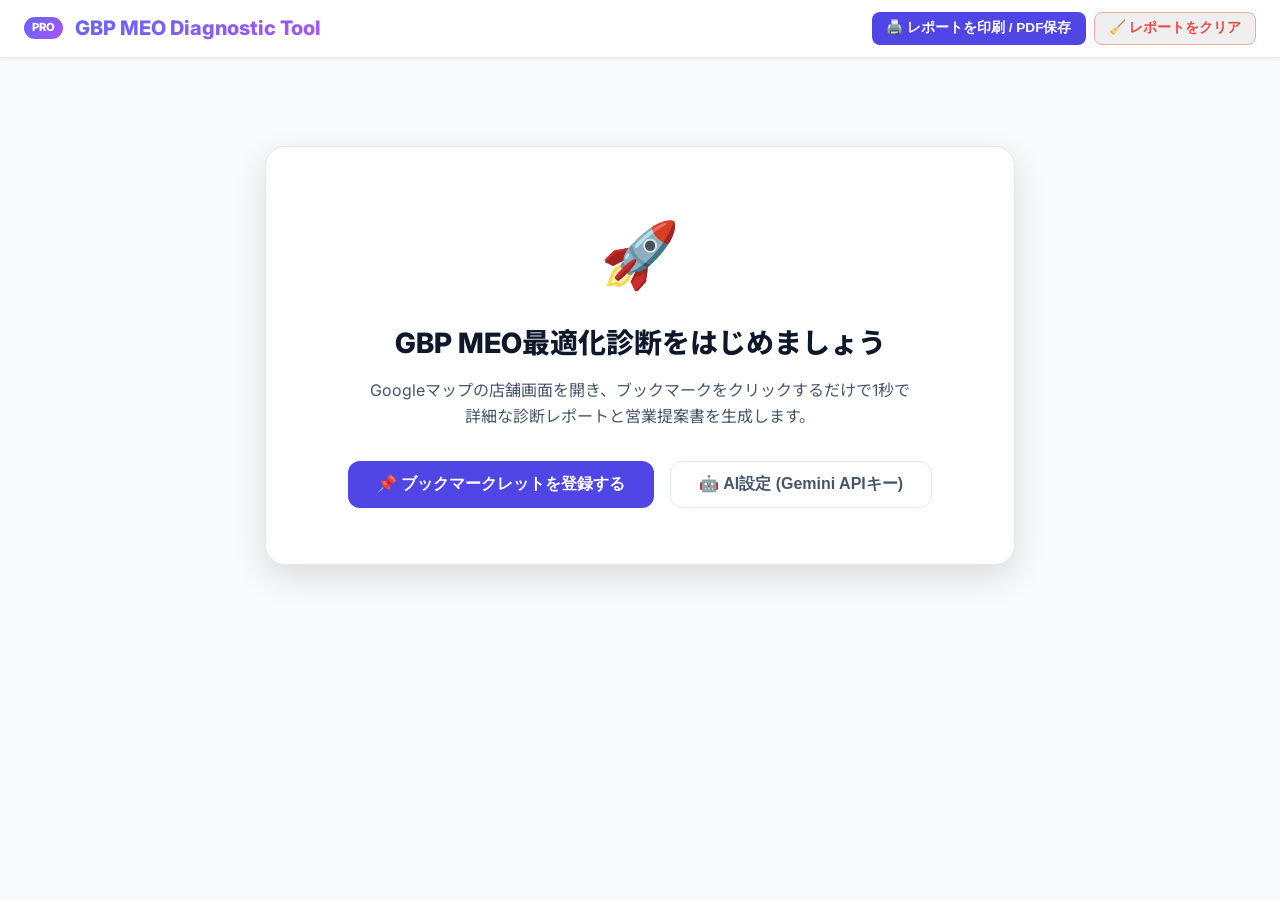
<file: meo-diagnostic-tool/index.html>
<!DOCTYPE html>
<html lang="ja">
<head>
    <meta charset="UTF-8">
    <meta name="viewport" content="width=device-width, initial-scale=1.0">
    <title>GBP MEO最適化診断レポート & 営業提案書生成ツール</title>
    <link rel="stylesheet" href="style.css">
    <link rel="preconnect" href="https://fonts.googleapis.com">
    <link rel="preconnect" href="https://fonts.gstatic.com" crossorigin>
    <link href="https://fonts.googleapis.com/css2?family=Inter:wght@400;500;600;700;800&family=Noto+Sans+JP:wght@400;500;700;800&display=swap" rel="stylesheet">
</head>
<body>

    <!-- Top Navigation Bar -->
    <header class="app-header">
        <div class="header-container">
            <div class="brand">
                <span class="brand-badge">PRO</span>
                <h1>GBP MEO Diagnostic Tool</h1>
            </div>
            <div class="header-actions">
                <button id="btn-print" class="btn btn-primary btn-sm">🖨️ レポートを印刷 / PDF保存</button>
                <button id="btn-clear-report" class="btn btn-outline btn-sm" style="color: var(--danger-color); border-color: #fca5a5;">🧹 レポートをクリア</button>
            </div>
        </div>
    </header>

    <!-- Main Container -->
    <main class="main-layout">

        <!-- 1. Initial Welcome State (Un-diagnosed View) -->
        <div id="welcome-placeholder" class="welcome-card">
            <div class="welcome-icon">🚀</div>
            <h2>GBP MEO最適化診断をはじめましょう</h2>
            <p>Googleマップの店舗画面を開き、ブックマークをクリックするだけで1秒で詳細な診断レポートと営業提案書を生成します。</p>
            <div class="welcome-actions">
                <button id="btn-welcome-guide" class="btn btn-primary btn-lg">📌 ブックマークレットを登録する</button>
                <button id="btn-show-ai-modal" class="btn btn-secondary btn-lg">🤖 AI設定 (Gemini APIキー)</button>
            </div>
        </div>

        <!-- 2. Diagnostic Report View (Hidden on Initial Visit) -->
        <section id="report-paper" class="report-paper hidden">
            
            <!-- Report Header Meta -->
            <div class="report-header">
                <div class="report-title-area">
                    <span class="meta-label">MEO OPTIMIZATION DIAGNOSIS</span>
                    <h3 id="display-company-name" class="company-name-tag"></h3>
                    <h2 id="display-store-name" class="store-name-title">店舗名</h2>
                    <div id="display-store-meta" class="store-meta-bar">
                        カテゴリ: <span id="meta-category">未設定</span> | 診断日: <span id="meta-date">----/--/--</span>
                    </div>
                </div>
                <div class="report-badge-area">
                    <span class="confidential-badge">営業提案書 / 診断レポート</span>
                </div>
            </div>

            <!-- Top Executive Summary Block (Score + Radar Chart) -->
            <div class="summary-grid">
                
                <!-- Left: Overall Score Card -->
                <div class="score-card">
                    <h3>総合MEO最適化スコア</h3>
                    <div class="score-display">
                        <span id="total-score" class="score-num">0</span>
                        <span id="total-max-score" class="score-max">/ 100点満点</span>
                        <div id="score-rank" class="score-rank-badge">---</div>
                    </div>
                    <p id="score-comment" class="score-comment-text">診断データを解析中です...</p>

                    <div class="category-breakdown">
                        <div class="cat-item">
                            <span>基本情報整備</span>
                            <strong id="score-basic">0点</strong>
                        </div>
                        <div class="cat-item">
                            <span>クチコミ獲得・運用</span>
                            <strong id="score-reviews">0点</strong>
                        </div>
                        <div class="cat-item">
                            <span>写真・視覚訴求</span>
                            <strong id="score-photos">0点</strong>
                        </div>
                        <div class="cat-item">
                            <span>情報発信・更新度</span>
                            <strong id="score-posts">0点</strong>
                        </div>
                    </div>
                </div>

                <!-- Right: SVG Radar Chart Card -->
                <div class="chart-card">
                    <h3>カテゴリ別分析チャート</h3>
                    <div class="radar-wrapper">
                        <svg id="radar-chart" viewBox="0 0 300 300" width="100%" height="100%"></svg>
                    </div>
                </div>
            </div>

            <!-- Priority Action Recommendations -->
            <div class="action-section">
                <h3>🚀 優先改善アクションプラン（MEO集客を高める提案）</h3>
                <p class="section-desc">現状のGBP運用において、優先的に取り組むべき改善策です。</p>
                <div id="action-recommendations" class="action-list"></div>
            </div>

            <!-- AI Advisory Section (Gemini 3.6 Flash Engine) -->
            <div id="ai-advice-card" class="ai-advice-card">
                <div class="ai-card-header">
                    <div class="ai-title-group">
                        <span class="ai-badge">Gemini 3.6 Flash 搭載</span>
                        <h4>🤖 AIコンサルタントによる改善アドバイス</h4>
                    </div>
                    <button id="btn-generate-ai-advice" class="btn btn-ai btn-sm">🤖 AI解説文を自動生成</button>
                </div>
                <div id="ai-advice-content" class="ai-card-body">
                    <p class="ai-placeholder">「AI解説文を自動生成」ボタンを押すと、診断データに基づいたプロコンサルタント視点の解説と営業トーク案が即時作成されます。</p>
                </div>
            </div>

            <!-- Detailed Category Analysis Lists -->
            <div class="details-section">
                <h3>診断項目別の詳細分析</h3>
                
                <div class="details-grid">
                    <!-- Category 1: Basic Info -->
                    <div class="detail-card">
                        <div class="detail-card-header">
                            <h4>📌 基本情報</h4>
                            <span id="group-score-basic" class="group-score-tag">0/30</span>
                        </div>
                        <ul id="list-basic" class="check-list"></ul>
                    </div>

                    <!-- Category 2: Reviews -->
                    <div class="detail-card">
                        <div class="detail-card-header">
                            <h4>⭐ クチコミ状況</h4>
                            <span id="group-score-reviews" class="group-score-tag">0/30</span>
                        </div>
                        <ul id="list-reviews" class="check-list"></ul>
                    </div>

                    <!-- Category 3: Photos -->
                    <div class="detail-card">
                        <div class="detail-card-header">
                            <h4>📷 写真・動画</h4>
                            <span id="group-score-photos" class="group-score-tag">0/20</span>
                        </div>
                        <ul id="list-photos" class="check-list"></ul>
                    </div>

                    <!-- Category 4: Posts -->
                    <div class="detail-card">
                        <div class="detail-card-header">
                            <h4>📣 情報発信</h4>
                            <span id="group-score-posts" class="group-score-tag">0/20</span>
                        </div>
                        <ul id="list-posts" class="check-list"></ul>
                    </div>
                </div>
            </div>



            <!-- Solution Proposal Card: 365VOICE (Sales Toss-Up Section) -->
            <section id="solution-proposal-section" class="report-card solution-card">
                <div class="solution-header">
                    <span class="solution-tag">新規獲得 × リピート育成 の集客両輪システム</span>
                    <h3>【365ボイス】MEOで「新規獲得」× LINEで「リピート獲得」を同時に実現</h3>
                    <p class="solution-subtitle">MEO対策による新規顧客の獲得と、LINE連携によるファン化（リピート獲得）。店舗集客の「両輪」を同時に対策できる投資型集客システムです。</p>
                </div>

                <div class="solution-grid">
                    <div class="solution-feature">
                        <div class="feature-icon">📱</div>
                        <div class="feature-content">
                            <h5>1. システマチックなクチコミ獲得</h5>
                            <p>1分の簡単なアンケート＆抽選体験から、お客様が自然に高品質なクチコミをGoogleマップへ投稿。</p>
                        </div>
                    </div>

                    <div class="solution-feature">
                        <div class="feature-icon">💬</div>
                        <div class="feature-content">
                            <h5>2. MEO最適化クチコミ返信</h5>
                            <p>集まったクチコミに対して、MEO評価に効果的な検索キーワードを含めた丁寧な返信を作成。</p>
                        </div>
                    </div>

                    <div class="solution-feature">
                        <div class="feature-icon">📲</div>
                        <div class="feature-content">
                            <h5>3. LINE連携で長期ファン化</h5>
                            <p>クチコミ投稿と連動して公式LINEへ登録。一過性で終わらせず、リピーター・長期的なファンへ育成。</p>
                        </div>
                    </div>

                    <div class="solution-feature">
                        <div class="feature-icon">🏆</div>
                        <div class="feature-content">
                            <h5>4. スタッフ評価・ファン向上</h5>
                            <p>スタッフごとのクチコミ獲得数を可視化。店舗のファンだけでなく「スタッフのファン」を増やす評価制度へ。</p>
                        </div>
                    </div>
                </div>

                <div class="solution-pricing">
                    <div class="price-box">
                        <span class="price-label">初期費用</span>
                        <span class="price-value">40,000円 <small>(税別)</small></span>
                    </div>
                    <div class="price-divider"></div>
                    <div class="price-box">
                        <span class="price-label">月額費用</span>
                        <span class="price-value">30,000円 <small>(税別)</small></span>
                    </div>
                </div>

                <div class="solution-tossup-footer">
                    <p class="tossup-note">💡 <strong>貴店での具体的な導入イメージや詳細な仕組みにつきましては、本日の営業担当より詳しくご説明させていただきます。</strong></p>
                </div>
            </section>

            <!-- Report Footer -->
            <div class="report-footer">
                <p>© <span id="current-year"></span> GBP MEO Diagnostic Tool | Confidentially Generated for Client Proposal</p>
            </div>
        </section>

        <!-- 3. Manual Control Panel (Hidden by default in collapsible accordion) -->
        <aside id="control-panel-section" class="control-panel-section hidden">
            <details class="control-panel-details">
                <summary class="control-panel-summary">⚙️ 診断データの手動微調整（クリックして展開）</summary>
                <div class="panel-header" style="margin-top: 1.25rem;">
                    <h3>⚙️ 診断データ手動調整</h3>
                </div>
            
            <form class="diag-form" onsubmit="return false;">
                <div class="form-group">
                    <label>対象事業者名 (企業・屋号)</label>
                    <input type="text" id="input-company-name" placeholder="例: 株式会社〇〇">
                </div>

                <div class="form-group">
                    <label>店舗名 / ビジネス名</label>
                    <input type="text" id="input-store-name">
                </div>

                <div class="form-group">
                    <label>カテゴリ（業種）</label>
                    <input type="text" id="input-category">
                </div>

                <div class="form-row">
                    <div class="form-group">
                        <label>クチコミ件数</label>
                        <input type="number" id="input-review-count" min="0">
                    </div>
                    <div class="form-group">
                        <label>平均評価 (★)</label>
                        <input type="number" id="input-rating" step="0.1" min="1.0" max="5.0">
                    </div>
                </div>

                <div class="form-row">
                    <div class="form-group">
                        <label>最新投稿経過日数 (日)</label>
                        <input type="number" id="input-last-post" placeholder="例: 14">
                    </div>
                    <div class="form-group">
                        <label>写真・動画枚数 (枚)</label>
                        <input type="number" id="input-photo-count" placeholder="例: 45">
                    </div>
                </div>

                <div class="form-divider">基本設定のON/OFF</div>

                <div class="form-row">
                    <div class="form-group">
                        <label>Webサイトリンク</label>
                        <select id="select-website">
                            <option value="pass">あり (設定済み)</option>
                            <option value="fail">なし (未設定)</option>
                            <option value="error">未確認</option>
                        </select>
                    </div>
                    <div class="form-group">
                        <label>営業時間設定</label>
                        <select id="select-hours">
                            <option value="pass">あり (設定済み)</option>
                            <option value="fail">なし (未設定)</option>
                            <option value="error">未確認</option>
                        </select>
                    </div>
                </div>

                <div class="form-row">
                    <div class="form-group">
                        <label>ビジネス説明文</label>
                        <select id="select-description">
                            <option value="pass">あり (登録済み)</option>
                            <option value="fail">なし (未設定)</option>
                            <option value="error">未確認</option>
                        </select>
                    </div>
                    <div class="form-group">
                        <label>カバー・ロゴ画像</label>
                        <select id="select-cover">
                            <option value="pass">あり (設定済み)</option>
                            <option value="fail">なし (未設定)</option>
                            <option value="error">未確認</option>
                        </select>
                    </div>
                </div>

                <div class="form-row">
                    <div class="form-group">
                        <label>クチコミ返信</label>
                        <select id="select-reply">
                            <option value="pass">返信あり</option>
                            <option value="fail">未返信 (未対応)</option>
                            <option value="error">未確認</option>
                        </select>
                    </div>
                    <div class="form-group">
                        <label>属性 (詳細情報)</label>
                        <select id="select-attributes">
                            <option value="pass">設定済み</option>
                            <option value="fail">未設定</option>
                            <option value="error">未確認</option>
                        </select>
                    </div>
                </div>
            </form>
            </details>
        </aside>
    </main>

    <!-- Modal 1: Bookmarklet Setup Guide -->
    <div id="modal-bookmarklet" class="modal-overlay hidden">
        <div class="modal-content">
            <div class="modal-header">
                <h3>📌 ブックマークレット登録方法</h3>
                <button class="btn-close-modal">&times;</button>
            </div>
            <div class="modal-body">
                <p>以下のボタンをブラウザのブックマークバーへドラッグ＆ドロップしてください。</p>
                <div class="bookmarklet-drop-zone">
                    <a id="bookmarklet-link" class="bookmarklet-btn" href="#">🔍 GBP分析を実行</a>
                </div>
                <ol class="setup-steps">
                    <li>ブックマークバーが表示されていることを確認します（Ctrl+Shift+B または Cmd+Shift+B）。</li>
                    <li>上の「🔍 GBP分析を実行」ボタンをブックマークバーへドラッグします。</li>
                    <li>Googleマップで診断したい店舗の画面を開き、追加したブックマークをクリックするだけで1秒診断されます！</li>
                </ol>
            </div>
        </div>
    </div>

    <!-- Modal 2: AI Config Modal -->
    <div id="modal-ai-config" class="modal-overlay hidden">
        <div class="modal-content">
            <div class="modal-header">
                <h3>🤖 Gemini API 設定</h3>
                <button class="btn-close-modal">&times;</button>
            </div>
            <div class="modal-body">
                <p>AI解説文を自動生成するための Google Gemini API キーを保存します。（プリセット済みです）</p>
                <div class="form-group">
                    <label>Gemini API Key</label>
                    <input type="password" id="input-api-key" placeholder="AIzaSy... または AQ.Ab8RN...">
                </div>
                <button id="btn-save-api-key" class="btn btn-primary btn-block">設定を保存する</button>
            </div>
        </div>
    </div>

    <!-- Interactive Loading Overlay (3 Seconds) -->
    <div id="loading-overlay" class="loading-overlay hidden">
        <div class="loading-card">
            <div class="spinner"></div>
            <h3 id="loading-status-text">Googleマップから店舗データを抽出中...</h3>
            <p id="loading-sub-text">基本情報・クチコミ・更新日時を集計しています</p>
            <div class="progress-bar-container">
                <div id="progress-bar-fill" class="progress-bar-fill"></div>
            </div>
            <span id="loading-percent" class="loading-percent">0%</span>
        </div>
    </div>

    <!-- Toast Notifications -->
    <div id="toast-notification" class="toast hidden">
        <div class="toast-content">
            <strong id="toast-title">通知</strong>
            <span id="toast-desc">処理が完了しました</span>
        </div>
    </div>

    <script src="app.js?v=1.1.7"></script>
</body>
</html>
</file>
<file: meo-diagnostic-tool/style.css>
/* 
  GBP MEO Diagnostic Tool Master Stylesheet
  Clean Vanilla CSS with Glassmorphism Aesthetic, Responsive Grid, and A4 Print Optimization
*/

:root {
    --primary-color: #4f46e5;
    --primary-hover: #4338ca;
    --primary-light: #eef2ff;
    --accent-color: #8b5cf6;
    --accent-gradient: linear-gradient(135deg, #6366f1 0%, #a855f7 100%);
    
    --bg-main: #f8fafc;
    --card-bg: #ffffff;
    --text-primary: #0f172a;
    --text-secondary: #475569;
    --text-muted: #94a3b8;
    --border-color: #e2e8f0;
    
    --success-color: #10b981;
    --warning-color: #f59e0b;
    --danger-color: #ef4444;
    
    --radius-sm: 8px;
    --radius-md: 12px;
    --radius-lg: 20px;
    
    --shadow-sm: 0 1px 3px rgba(0, 0, 0, 0.05);
    --shadow-md: 0 4px 12px rgba(0, 0, 0, 0.08);
    --shadow-lg: 0 12px 32px rgba(0, 0, 0, 0.12);
}

/* Reset & Basic Typography */
* {
    box-sizing: border-box;
    margin: 0;
    padding: 0;
}

body {
    font-family: 'Inter', 'Noto Sans JP', -apple-system, BlinkMacSystemFont, sans-serif;
    background-color: var(--bg-main);
    color: var(--text-primary);
    line-height: 1.6;
    -webkit-font-smoothing: antialiased;
}

/* Utility Classes */
.hidden {
    display: none !important;
}

/* Top App Header */
.app-header {
    background: #ffffff;
    border-bottom: 1px solid var(--border-color);
    position: sticky;
    top: 0;
    z-index: 100;
    box-shadow: var(--shadow-sm);
}

.header-container {
    max-width: 1400px;
    margin: 0 auto;
    padding: 0.75rem 1.5rem;
    display: flex;
    justify-content: space-between;
    align-items: center;
}

.brand {
    display: flex;
    align-items: center;
    gap: 0.75rem;
}

.brand h1 {
    font-size: 1.25rem;
    font-weight: 800;
    background: var(--accent-gradient);
    -webkit-background-clip: text;
    -webkit-text-fill-color: transparent;
}

.brand-badge {
    background: var(--accent-gradient);
    color: #ffffff;
    font-size: 0.7rem;
    font-weight: 800;
    padding: 2px 8px;
    border-radius: 20px;
}

.header-actions {
    display: flex;
    gap: 0.5rem;
}

/* Buttons */
.btn {
    display: inline-flex;
    align-items: center;
    justify-content: center;
    font-weight: 600;
    border-radius: var(--radius-sm);
    border: 1px solid transparent;
    cursor: pointer;
    transition: all 0.2s ease;
    text-decoration: none;
}

.btn-sm {
    padding: 0.4rem 0.85rem;
    font-size: 0.85rem;
}

.btn-lg {
    padding: 0.75rem 1.75rem;
    font-size: 1rem;
    border-radius: var(--radius-md);
}

.btn-primary {
    background-color: var(--primary-color);
    color: #ffffff;
}

.btn-primary:hover {
    background-color: var(--primary-hover);
}

.btn-secondary {
    background-color: #ffffff;
    border-color: var(--border-color);
    color: var(--text-secondary);
}

.btn-secondary:hover {
    background-color: var(--bg-main);
    color: var(--text-primary);
}

.btn-text {
    background: none;
    border: none;
    color: var(--primary-color);
}

.btn-ai {
    background: var(--accent-gradient);
    color: #ffffff;
    border: none;
    box-shadow: 0 4px 12px rgba(168, 85, 247, 0.3);
}

.btn-ai:hover {
    opacity: 0.95;
    transform: translateY(-1px);
}

/* Main Layout Grid */
.main-layout {
    max-width: 1400px;
    margin: 1.5rem auto;
    padding: 0 1.5rem;
    display: flex;
    gap: 1.5rem;
    align-items: flex-start;
}

/* 1. Initial Welcome Placeholder Card */
.welcome-card {
    width: 100%;
    max-width: 750px;
    margin: 4rem auto;
    background: #ffffff;
    border-radius: var(--radius-lg);
    padding: 3.5rem 2.5rem;
    text-align: center;
    box-shadow: var(--shadow-lg);
    border: 1px solid var(--border-color);
}

.welcome-icon {
    font-size: 4rem;
    margin-bottom: 1rem;
}

.welcome-card h2 {
    font-size: 1.75rem;
    font-weight: 800;
    margin-bottom: 0.75rem;
    color: var(--text-primary);
}

.welcome-card p {
    color: var(--text-secondary);
    max-width: 550px;
    margin: 0 auto 2rem auto;
    font-size: 1rem;
}

.welcome-actions {
    display: flex;
    justify-content: center;
    gap: 1rem;
    flex-wrap: wrap;
}

/* 2. Main Report Paper (A4 / Executive Styling) */
.report-paper {
    flex: 1;
    background: #ffffff;
    border-radius: var(--radius-lg);
    padding: 2.5rem;
    box-shadow: var(--shadow-md);
    border: 1px solid var(--border-color);
}

/* Report Header */
.report-header {
    display: flex;
    justify-content: space-between;
    align-items: flex-start;
    padding-bottom: 1.5rem;
    border-bottom: 2px solid var(--bg-main);
    margin-bottom: 2rem;
}

.meta-label {
    font-size: 0.75rem;
    font-weight: 800;
    color: var(--primary-color);
    letter-spacing: 1px;
}

.company-name-tag {
    font-size: 0.95rem;
    color: var(--text-secondary);
    margin-top: 0.25rem;
}

.store-name-title {
    font-size: 2.25rem;
    font-weight: 800;
    color: var(--text-primary);
    line-height: 1.2;
    margin: 0.25rem 0;
}

.store-meta-bar {
    font-size: 0.9rem;
    color: var(--text-muted);
}

.confidential-badge {
    background: #f1f5f9;
    color: #475569;
    font-size: 0.8rem;
    font-weight: 700;
    padding: 0.4rem 0.85rem;
    border-radius: 20px;
}

/* Executive Summary Grid (Score + Chart) */
.summary-grid {
    display: grid;
    grid-template-columns: 1fr 1fr;
    gap: 1.5rem;
    margin-bottom: 2rem;
}

.score-card, .chart-card {
    background: #f8fafc;
    border-radius: var(--radius-md);
    padding: 1.5rem;
    border: 1px solid var(--border-color);
}

.score-card h3, .chart-card h3 {
    font-size: 1.05rem;
    font-weight: 700;
    margin-bottom: 1rem;
    color: var(--text-secondary);
}

.score-display {
    display: flex;
    align-items: baseline;
    gap: 0.5rem;
    margin-bottom: 0.75rem;
}

.score-num {
    font-size: 3.5rem;
    font-weight: 900;
    color: var(--primary-color);
    line-height: 1;
}

.score-max {
    font-size: 0.9rem;
    color: var(--text-muted);
}

.score-rank-badge {
    margin-left: auto;
    font-weight: 800;
    font-size: 0.85rem;
    padding: 0.35rem 0.85rem;
    border-radius: 20px;
}

.rank-high { background: #d1fae5; color: #065f46; }
.rank-mid { background: #fef3c7; color: #92400e; }
.rank-low { background: #fee2e2; color: #991b1b; }

.score-comment-text {
    font-size: 0.85rem;
    color: var(--text-secondary);
    margin-bottom: 1.25rem;
}

.category-breakdown {
    display: grid;
    grid-template-columns: 1fr 1fr;
    gap: 0.75rem;
    background: #ffffff;
    padding: 0.85rem;
    border-radius: var(--radius-sm);
    border: 1px solid var(--border-color);
}

.cat-item {
    display: flex;
    justify-content: space-between;
    font-size: 0.8rem;
    color: var(--text-secondary);
}

/* Radar Chart */
.radar-wrapper {
    width: 100%;
    height: 240px;
    display: flex;
    justify-content: center;
    align-items: center;
}

/* Category Details Section */
.details-section {
    margin-bottom: 2rem;
}

.details-section h3 {
    font-size: 1.15rem;
    font-weight: 800;
    margin-bottom: 1rem;
}

.details-grid {
    display: grid;
    grid-template-columns: 1fr 1fr;
    gap: 1.25rem;
}

.detail-card {
    background: #ffffff;
    border: 1px solid var(--border-color);
    border-radius: var(--radius-md);
    padding: 1.25rem;
}

.detail-card-header {
    display: flex;
    justify-content: space-between;
    align-items: center;
    padding-bottom: 0.75rem;
    border-bottom: 1px solid var(--border-color);
    margin-bottom: 0.75rem;
}

.detail-card-header h4 {
    font-size: 0.95rem;
    font-weight: 700;
}

.group-score-tag {
    font-size: 0.8rem;
    font-weight: 800;
    color: var(--primary-color);
    background: var(--primary-light);
    padding: 2px 8px;
    border-radius: 12px;
}

.check-list {
    list-style: none;
    display: flex;
    flex-direction: column;
    gap: 0.75rem;
}

.check-item-block {
    display: flex;
    flex-direction: column;
    gap: 0.35rem;
    background: #ffffff;
    border: 1px solid #e2e8f0;
    border-radius: var(--radius-sm);
    padding: 0.65rem 0.85rem;
    transition: all 0.2s ease;
}

.check-item-block:hover {
    border-color: #cbd5e1;
    box-shadow: 0 2px 6px rgba(0, 0, 0, 0.04);
}

.check-item-header {
    display: flex;
    justify-content: space-between;
    align-items: center;
}

.check-item-header .item-title {
    font-size: 0.88rem;
    font-weight: 800;
    color: #1e293b;
}

.check-item-content {
    font-size: 0.8rem;
    color: #475569;
    background: #f8fafc;
    border: 1px solid #f1f5f9;
    padding: 0.4rem 0.6rem;
    border-radius: 6px;
    line-height: 1.45;
    word-break: break-word;
    white-space: pre-wrap;
    max-height: 120px;
    overflow-y: auto;
}

.check-item-content.empty-content {
    color: #94a3b8;
    font-style: italic;
    background: #fafafa;
}

.check-status {
    font-size: 0.75rem;
    font-weight: 700;
    padding: 2px 8px;
    border-radius: 12px;
}

.check-status.pass { background: #d1fae5; color: #065f46; }
.check-status.warn { background: #fef3c7; color: #92400e; }
.check-status.fail { background: #fee2e2; color: #991b1b; }
.check-status.err  { background: #f1f5f9; color: #64748b; }

/* Actions & AI Section */
.action-section {
    margin-bottom: 2rem;
}

.action-section h3 {
    font-size: 1.15rem;
    font-weight: 800;
    margin-bottom: 0.25rem;
}

.section-desc {
    font-size: 0.85rem;
    color: var(--text-muted);
    margin-bottom: 1rem;
}

.action-list {
    display: flex;
    flex-direction: column;
    gap: 0.75rem;
}

.action-item {
    display: flex;
    gap: 1rem;
    padding: 1rem;
    background: #f8fafc;
    border-radius: var(--radius-sm);
    border-left: 4px solid var(--primary-color);
}

.action-item.priority-high { border-left-color: var(--danger-color); }
.action-item.priority-mid  { border-left-color: var(--warning-color); }

.action-priority {
    font-size: 0.75rem;
    font-weight: 800;
    height: fit-content;
    padding: 2px 8px;
    border-radius: 4px;
    background: #ffffff;
}

.action-content h5 { font-size: 0.95rem; font-weight: 700; margin-bottom: 0.2rem; }
.action-content p { font-size: 0.85rem; color: var(--text-secondary); }

/* AI Advice Card */
.ai-advice-card {
    background: linear-gradient(135deg, #f8fafc 0%, #f1f5f9 100%);
    border: 1px solid #c084fc;
    border-radius: var(--radius-md);
    padding: 1.5rem;
    margin-bottom: 2rem;
    box-shadow: 0 4px 16px rgba(168, 85, 247, 0.08);
}

.ai-card-header {
    display: flex;
    justify-content: space-between;
    align-items: center;
    margin-bottom: 1rem;
}

.ai-badge {
    background: var(--accent-gradient);
    color: #ffffff;
    font-size: 0.7rem;
    font-weight: 800;
    padding: 2px 8px;
    border-radius: 12px;
}

.ai-title-group h4 {
    font-size: 1.05rem;
    font-weight: 800;
    margin-top: 0.2rem;
}

.ai-card-body {
    font-size: 0.9rem;
    color: var(--text-primary);
    background: #ffffff;
    padding: 1.25rem;
    border-radius: var(--radius-sm);
    border: 1px solid var(--border-color);
}

.ai-placeholder {
    color: var(--text-muted);
    font-style: italic;
}

.ai-generated-text h4 {
    color: var(--primary-color);
    font-size: 0.95rem;
    margin: 1rem 0 0.4rem 0;
    border-bottom: 1px solid var(--primary-light);
    padding-bottom: 0.2rem;
}

.ai-generated-text h4:first-child { margin-top: 0; }

.report-footer {
    text-align: center;
    font-size: 0.8rem;
    color: var(--text-muted);
    padding-top: 1.5rem;
    border-top: 1px solid var(--border-color);
}

/* 3. Manual Control Panel Aside */
.control-panel-section {
    background: #ffffff;
    border-radius: var(--radius-lg);
    padding: 1rem 1.25rem;
    border: 1px solid var(--border-color);
    box-shadow: var(--shadow-sm);
    margin-top: 1.5rem;
}

.control-panel-summary {
    cursor: pointer;
    font-size: 0.82rem;
    font-weight: 700;
    color: var(--text-secondary);
    padding: 0.5rem 0.85rem;
    background: #f8fafc;
    border: 1px dashed #cbd5e1;
    border-radius: var(--radius-sm);
    outline: none;
    transition: all 0.2s ease;
    list-style: none;
}

.control-panel-summary::-webkit-details-marker {
    display: none;
}

.control-panel-summary:hover {
    background: #f1f5f9;
    color: var(--primary-color);
    border-color: var(--primary-color);
}

.panel-header {
    display: flex;
    justify-content: space-between;
    align-items: center;
    margin-bottom: 1.25rem;
}

.panel-header h3 { font-size: 1rem; font-weight: 700; }

.diag-form {
    display: flex;
    flex-direction: column;
    gap: 0.85rem;
}

.form-group {
    display: flex;
    flex-direction: column;
    gap: 0.3rem;
}

.form-group label {
    font-size: 0.75rem;
    font-weight: 700;
    color: var(--text-secondary);
}

.form-group input, .form-group select {
    padding: 0.5rem 0.75rem;
    border: 1px solid var(--border-color);
    border-radius: var(--radius-sm);
    font-size: 0.85rem;
    outline: none;
}

.form-group input:focus, .form-group select:focus {
    border-color: var(--primary-color);
}

.form-row {
    display: grid;
    grid-template-columns: 1fr 1fr;
    gap: 0.5rem;
}

.form-divider {
    font-size: 0.75rem;
    font-weight: 800;
    color: var(--text-muted);
    margin-top: 0.5rem;
    border-top: 1px solid var(--border-color);
    padding-top: 0.5rem;
}

/* Modals & Overlays */
.modal-overlay, .loading-overlay {
    position: fixed;
    top: 0;
    left: 0;
    right: 0;
    bottom: 0;
    width: 100vw;
    height: 100vh;
    background: rgba(15, 23, 42, 0.65);
    backdrop-filter: blur(5px);
    display: flex;
    justify-content: center;
    align-items: center;
    z-index: 99999;
}

.modal-overlay.hidden, .loading-overlay.hidden {
    display: none !important;
}

.modal-content, .loading-card {
    background: #ffffff;
    border-radius: var(--radius-lg);
    padding: 2rem;
    width: 90%;
    max-width: 540px;
    box-shadow: 0 20px 50px rgba(0, 0, 0, 0.35);
    /* Position higher on screen above the welcome placeholder text */
    position: fixed;
    top: 26%;
    left: 50%;
    transform: translate(-50%, -15%);
    margin: 0 !important;
    max-height: 85vh;
    overflow-y: auto;
}

.modal-header {
    display: flex;
    justify-content: space-between;
    align-items: center;
    margin-bottom: 1rem;
}

.btn-close-modal {
    background: none;
    border: none;
    font-size: 1.6rem;
    color: #64748b;
    cursor: pointer;
    padding: 6px 12px;
    line-height: 1;
    border-radius: 6px;
    transition: all 0.2s ease;
    pointer-events: auto;
    z-index: 10;
    display: flex;
    align-items: center;
    justify-content: center;
}

.btn-close-modal:hover {
    color: #0f172a;
    background: #e2e8f0;
}

.bookmarklet-drop-zone {
    margin: 1.5rem 0;
    text-align: center;
}

.bookmarklet-btn {
    display: inline-block;
    padding: 0.85rem 1.5rem;
    background: var(--accent-gradient);
    color: #ffffff;
    font-weight: 800;
    text-decoration: none;
    border-radius: 30px;
    box-shadow: 0 4px 14px rgba(168, 85, 247, 0.4);
    cursor: grab;
}

.setup-steps {
    font-size: 0.85rem;
    padding-left: 1.25rem;
    display: flex;
    flex-direction: column;
    gap: 0.5rem;
}

/* Loading Spinner */
.loading-card {
    text-align: center;
}

.spinner {
    width: 48px;
    height: 48px;
    border: 4px solid var(--primary-light);
    border-top-color: var(--primary-color);
    border-radius: 50%;
    animation: spin 0.8s linear infinite;
    margin: 0 auto 1rem auto;
}

@keyframes spin { to { transform: rotate(360deg); } }

.progress-bar-container {
    width: 100%;
    height: 8px;
    background: var(--bg-main);
    border-radius: 4px;
    overflow: hidden;
    margin: 1rem 0 0.5rem 0;
}

.progress-bar-fill {
    height: 100%;
    width: 0%;
    background: var(--accent-gradient);
    transition: width 0.1s linear;
}

.loading-percent {
    font-size: 0.85rem;
    font-weight: 800;
    color: var(--primary-color);
}

/* Toast Notification */
.toast {
    position: fixed;
    bottom: 2rem;
    right: 2rem;
    background: #0f172a;
    color: #ffffff;
    padding: 1rem 1.5rem;
    border-radius: var(--radius-md);
    box-shadow: var(--shadow-lg);
    z-index: 2000;
}

/* A4 Print Optimization */
@media print {
    .app-header, .control-panel-section, .btn, .ai-advice-card button {
        display: none !important;
    }
    
    body, .main-layout {
        background: #ffffff !important;
        margin: 0 !important;
        padding: 0 !important;
        max-width: 100% !important;
    }
    
    .report-paper {
        border: none !important;
        box-shadow: none !important;
        padding: 0 !important;
    }
}

/* 365VOICE Solution Proposal Card Styles */
.solution-proposal-card {
    background: linear-gradient(135deg, #f8fafc 0%, #eff6ff 100%);
    border: 2px solid #cbd5e1;
    border-left: 6px solid var(--primary-color);
    border-radius: var(--radius-lg);
    padding: 1.75rem;
    margin-top: 2rem;
    margin-bottom: 2rem;
    box-shadow: 0 4px 15px rgba(37, 99, 235, 0.06);
}

.solution-header {
    margin-bottom: 1.25rem;
}

.solution-badge {
    display: inline-block;
    background: var(--primary-color);
    color: #ffffff;
    font-size: 0.75rem;
    font-weight: 800;
    padding: 3px 10px;
    border-radius: 12px;
    margin-bottom: 0.5rem;
    text-transform: uppercase;
    letter-spacing: 0.05em;
}

.solution-header h3 {
    font-size: 1.3rem;
    font-weight: 800;
    color: #0f172a;
    margin-bottom: 0.35rem;
}

.solution-tagline {
    font-size: 0.9rem;
    font-weight: 700;
    color: var(--primary-color);
}

.ai-generated-text {
    line-height: 1.8;
    color: #334155;
    font-size: 0.95rem;
}

.ai-section-title {
    font-size: 1.15rem;
    font-weight: 800;
    color: #1e1b4b;
    background: linear-gradient(135deg, #e0e7ff 0%, #f1f5f9 100%);
    border-left: 6px solid var(--primary-color);
    padding: 0.75rem 1.1rem;
    margin: 1.75rem 0 1.25rem 0;
    border-radius: 0 10px 10px 0;
    box-shadow: 0 2px 8px rgba(37, 99, 235, 0.08);
    display: block;
}

.ai-sub-title {
    font-size: 1.02rem;
    font-weight: 800;
    color: #312e81;
    margin: 1.5rem 0 0.65rem 0;
    padding: 0.4rem 0.6rem;
    background: #f8fafc;
    border-left: 4px solid #6366f1;
    border-bottom: 2px solid #c7d2fe;
    border-radius: 0 6px 6px 0;
    display: block;
}

.solution-intro {
    font-size: 0.9rem;
    color: #334155;
    line-height: 1.6;
    margin-bottom: 1.25rem;
    padding: 0.75rem 1rem;
    background: #ffffff;
    border-radius: var(--radius-sm);
    border-left: 3px solid var(--accent-color);
}

.solution-grid {
    display: grid;
    grid-template-columns: repeat(auto-fit, minmax(240px, 1fr));
    gap: 1rem;
    margin-bottom: 1.5rem;
}

.solution-feature {
    display: flex;
    gap: 0.75rem;
    background: #ffffff;
    padding: 1rem;
    border-radius: var(--radius-sm);
    border: 1px solid #e2e8f0;
}

.feature-icon {
    font-size: 1.5rem;
    line-height: 1;
}

.feature-content h5 {
    font-size: 0.88rem;
    font-weight: 800;
    color: #1e293b;
    margin-bottom: 0.25rem;
}

.feature-content p {
    font-size: 0.8rem;
    color: #64748b;
    line-height: 1.45;
}

.solution-tossup-footer {
    margin-top: 1.25rem;
    padding-top: 1rem;
    border-top: 1px dashed #cbd5e1;
    text-align: center;
}

.tossup-note {
    font-size: 0.88rem;
    color: #334155;
    background: #f1f5f9;
    padding: 0.65rem 1rem;
    border-radius: 8px;
    display: inline-block;
}

.solution-pricing {
    display: flex;
    align-items: center;
    justify-content: center;
    gap: 2rem;
    background: #1e293b;
    color: #ffffff;
    padding: 1rem 1.5rem;
    border-radius: var(--radius-md);
    box-shadow: 0 4px 12px rgba(15, 23, 42, 0.15);
}

.price-box {
    display: flex;
    align-items: center;
    gap: 0.75rem;
}

.price-label {
    font-size: 0.85rem;
    font-weight: 700;
    color: #94a3b8;
}

.price-value {
    font-size: 1.25rem;
    font-weight: 900;
    color: #38bdf8;
}

.price-value small {
    font-size: 0.75rem;
    color: #cbd5e1;
    font-weight: 400;
}

.price-divider {
    width: 1px;
    height: 24px;
    background: #475569;
}
</file>
